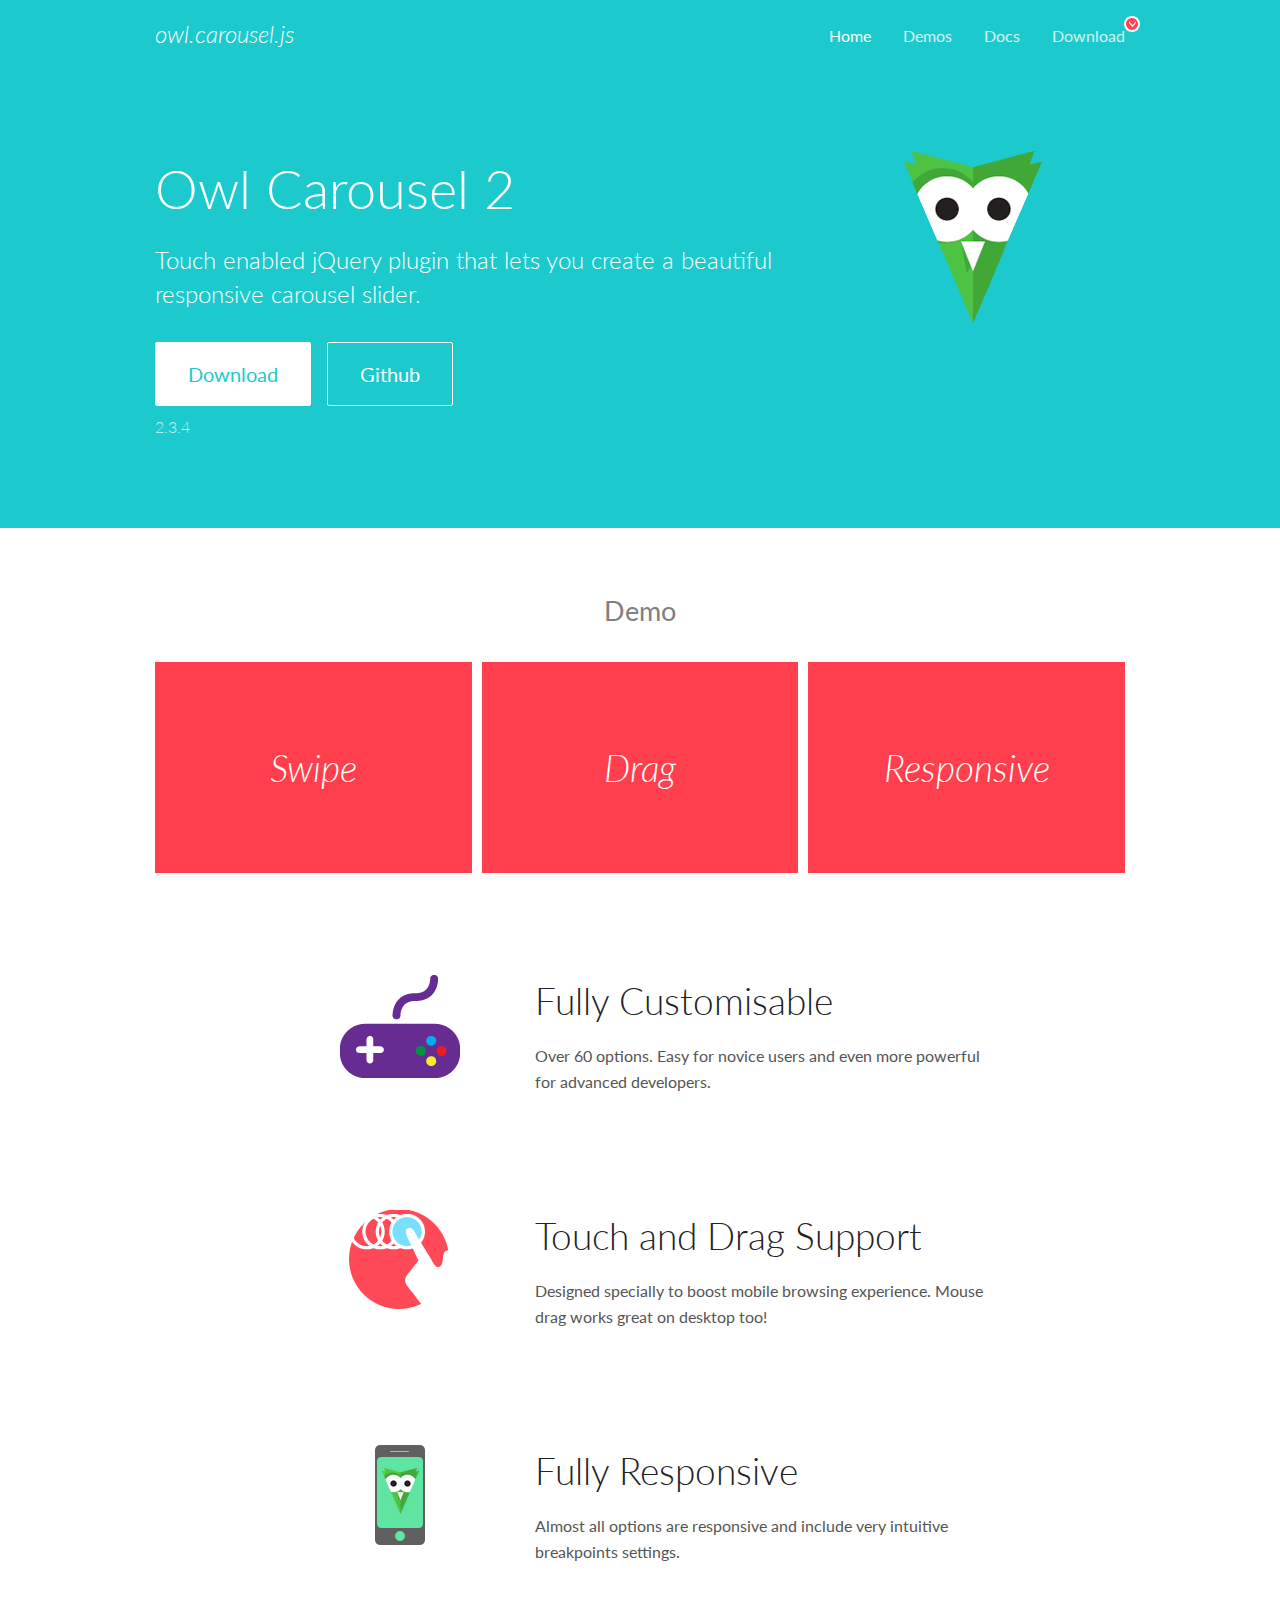
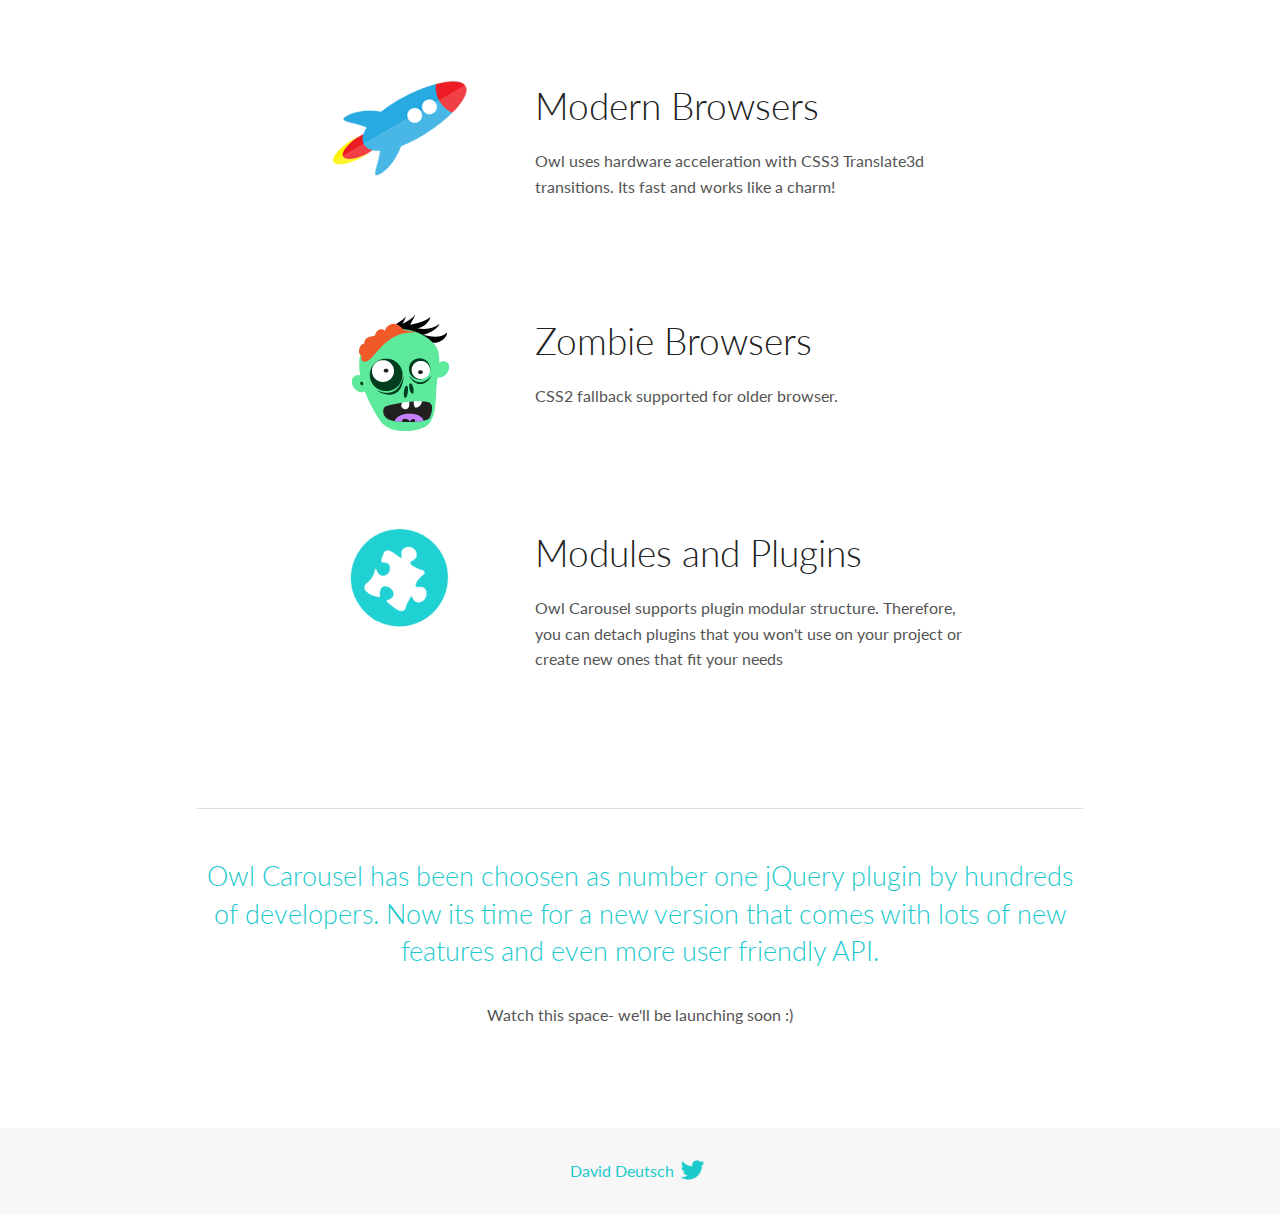
<file: static/img/slider/OwlCarousel2-2.3.4/OwlCarousel2-2.3.4/docs/index.html>
<!DOCTYPE html>
<html lang="en">
  <head>

    <!-- head -->
    <meta charset="utf-8">
    <meta name="msapplication-tap-highlight" content="no" />
    <meta name="viewport" content="width=device-width, initial-scale=1.0" />
    <meta name="description" content="Touch enabled jQuery plugin that lets you create beautiful responsive carousel slider.">
    <meta name="author" content="David Deutsch">
    <title>
      Home | Owl Carousel | 2.3.4
    </title>

    <!-- Stylesheets -->
    <link href='https://fonts.googleapis.com/css?family=Lato:300,400,700,400italic,300italic' rel='stylesheet' type='text/css'>
    <link rel="stylesheet" href="assets/css/docs.theme.min.css">

    <!-- Owl Stylesheets -->
    <link rel="stylesheet" href="assets/owlcarousel/assets/owl.carousel.min.css">
    <link rel="stylesheet" href="assets/owlcarousel/assets/owl.theme.default.min.css">

    <!-- HTML5 shim and Respond.js IE8 support of HTML5 elements and media queries -->

    <!--[if lt IE 9]>
      <script src="https://oss.maxcdn.com/libs/html5shiv/3.7.0/html5shiv.js"></script>
      <script src="https://oss.maxcdn.com/libs/respond.js/1.3.0/respond.min.js"></script>
    <![endif]-->

    <!-- Favicons -->
    <link rel="apple-touch-icon-precomposed" sizes="144x144" href="assets/ico/apple-touch-icon-144-precomposed.png">
    <link rel="shortcut icon" href="assets/ico/favicon.png">
    <link rel="shortcut icon" href="favicon.ico">

    <!-- Yeah i know js should not be in header. Its required for demos.-->

    <!-- javascript -->
    <script src="assets/vendors/jquery.min.js"></script>
    <script src="assets/owlcarousel/owl.carousel.js"></script>
  </head>
  <body>

    <!-- header -->
    <header class="header">
      <div class="row">
        <div class="large-12 columns">
          <div class="brand left">
            <h3>
              <a href="/OwlCarousel2/">owl.carousel.js</a> 
            </h3>
          </div>
          <a id="toggle-nav" class="right">
            <span></span> <span></span> <span></span> 
          </a> 
          <div class="nav-bar">
            <ul class="clearfix">
              <li class="active">
                <a href="/OwlCarousel2/index.html">Home</a> 
              </li>
              <li> <a href="/OwlCarousel2/demos/demos.html">Demos</a>  </li>
              <li> <a href="/OwlCarousel2/docs/started-welcome.html">Docs</a>  </li>
              <li>
                <a href="https://github.com/OwlCarousel2/OwlCarousel2/archive/2.3.4.zip">Download</a> 
                <span class="download"></span> 
              </li>
            </ul>
          </div>
        </div>
      </div>
    </header>

    <!-- home panel -->
    <section id="hero">
      <div class="row">
        <div class="large-8 medium-8 columns">
          <h1>Owl Carousel 2</h1>
          <h4>Touch enabled jQuery plugin that lets you create a beautiful responsive carousel slider.</h4>
          <a href="https://github.com/OwlCarousel2/OwlCarousel2/archive/2.3.4.zip" class="hero-button">Download</a> 
          <a href="https://github.com/OwlCarousel2/OwlCarousel2" class="hero-button outline">Github</a> 
          <p>2.3.4</p>
        </div>
        <div class="large-4 medium-4 columns">
          <img class="owl-logo" src="assets/img/owl-logo.png" alt="mr. Owl">
        </div>
      </div>
    </section>

    <!-- body -->
    <div class="home-demo">
      <div class="row">
        <div class="large-12 columns">
          <h3>Demo</h3>
          <div class="owl-carousel">
            <div class="item">
              <h2>Swipe</h2>
            </div>
            <div class="item">
              <h2>Drag</h2>
            </div>
            <div class="item">
              <h2>Responsive</h2>
            </div>
            <div class="item">
              <h2>CSS3</h2>
            </div>
            <div class="item">
              <h2>Fast</h2>
            </div>
            <div class="item">
              <h2>Easy</h2>
            </div>
            <div class="item">
              <h2>Free</h2>
            </div>
            <div class="item">
              <h2>Upgradable</h2>
            </div>
            <div class="item">
              <h2>Tons of options</h2>
            </div>
            <div class="item">
              <h2>Infinity</h2>
            </div>
            <div class="item">
              <h2>Auto Width</h2>
            </div>
          </div>
        </div>
      </div>
    </div>
    <script>
      var owl = $('.owl-carousel');
      owl.owlCarousel({
        margin: 10,
        loop: true,
        responsive: {
          0: {
            items: 1
          },
          600: {
            items: 2
          },
          1000: {
            items: 3
          }
        }
      })
    </script>

    <!-- features -->
    <div id="features">
      <div class="row">
        <div class="small-12 medium-9 small-centered columns">
          <section class="row feature">
            <div class="medium-4 small-12 columns">
              <img src="assets/img/feature-options.png" alt="">
            </div>
            <div class="medium-8 small-12 columns">
              <h2>Fully Customisable</h2>
              <p>Over 60 options. Easy for novice users and even more powerful for advanced developers.</p>
            </div>
          </section>
          <section class="row feature">
            <div class="medium-4 small-12 columns">
              <img src="assets/img/feature-drag.png" alt="">
            </div>
            <div class="medium-8 small-12 columns">
              <h2>Touch and Drag Support</h2>
              <p>Designed specially to boost mobile browsing experience. Mouse drag works great on desktop too!</p>
            </div>
          </section>
          <section class="row feature">
            <div class="medium-4 small-12 columns">
              <img src="assets/img/feature-responsive.png" alt="">
            </div>
            <div class="medium-8 small-12 columns">
              <h2>Fully Responsive</h2>
              <p>Almost all options are responsive and include very intuitive breakpoints settings.</p>
            </div>
          </section>
          <section class="row feature">
            <div class="medium-4 small-12 columns">
              <img src="assets/img/feature-modern.png" alt="">
            </div>
            <div class="medium-8 small-12 columns">
              <h2>Modern Browsers</h2>
              <p>Owl uses hardware acceleration with CSS3 Translate3d transitions. Its fast and works like a charm! </p>
            </div>
          </section>
          <section class="row feature">
            <div class="medium-4 small-12 columns">
              <img src="assets/img/feature-zombie.png" alt="">
            </div>
            <div class="medium-8 small-12 columns">
              <h2>Zombie Browsers</h2>
              <p>CSS2 fallback supported for older browser.</p>
            </div>
          </section>
          <section class="row feature">
            <div class="medium-4 small-12 columns">
              <img src="assets/img/feature-module.png" alt="">
            </div>
            <div class="medium-8 small-12 columns">
              <h2>Modules and Plugins</h2>
              <p>Owl Carousel supports plugin modular structure. Therefore, you can detach plugins that you won&#x27;t use on your project or create new ones that fit your needs</p>
            </div>
          </section>
        </div>
      </div>
    </div>

    <!-- footer -->
    <section id="teaser-text">
      <div class="row">
        <div class="small-12 medium-11 small-centered columns">
          <hr>
          <h3 id="owl-carousel-has-been-choosen-as-number-one-jquery-plugin-by-hundreds-of-developers-now-its-time-for-a-new-version-that-comes-with-lots-of-new-features-and-even-more-user-friendly-api-">Owl Carousel has been choosen as number one jQuery plugin by hundreds of developers. Now its time for a new version that comes with lots of new features and even more user friendly API.</h3>
          <p>Watch this space- we&#39;ll be launching soon :)</p>
        </div>
      </div>
    </section>

    <!-- footer -->
    <footer class="footer">
      <div class="row">
        <div class="large-12 columns">
          <h5>
            <a href="/OwlCarousel2/docs/support-contact.html">David Deutsch</a> 
            <a id="custom-tweet-button" href="https://twitter.com/share?url=https://github.com/OwlCarousel2/OwlCarousel2&text=Owl Carousel - This is so awesome! " target="_blank"></a> 
          </h5>
        </div>
      </div>
    </footer>

    <!-- vendors -->
    <script src="assets/vendors/highlight.js"></script>
    <script src="assets/js/app.js"></script>
  </body>
</html>
</file>
